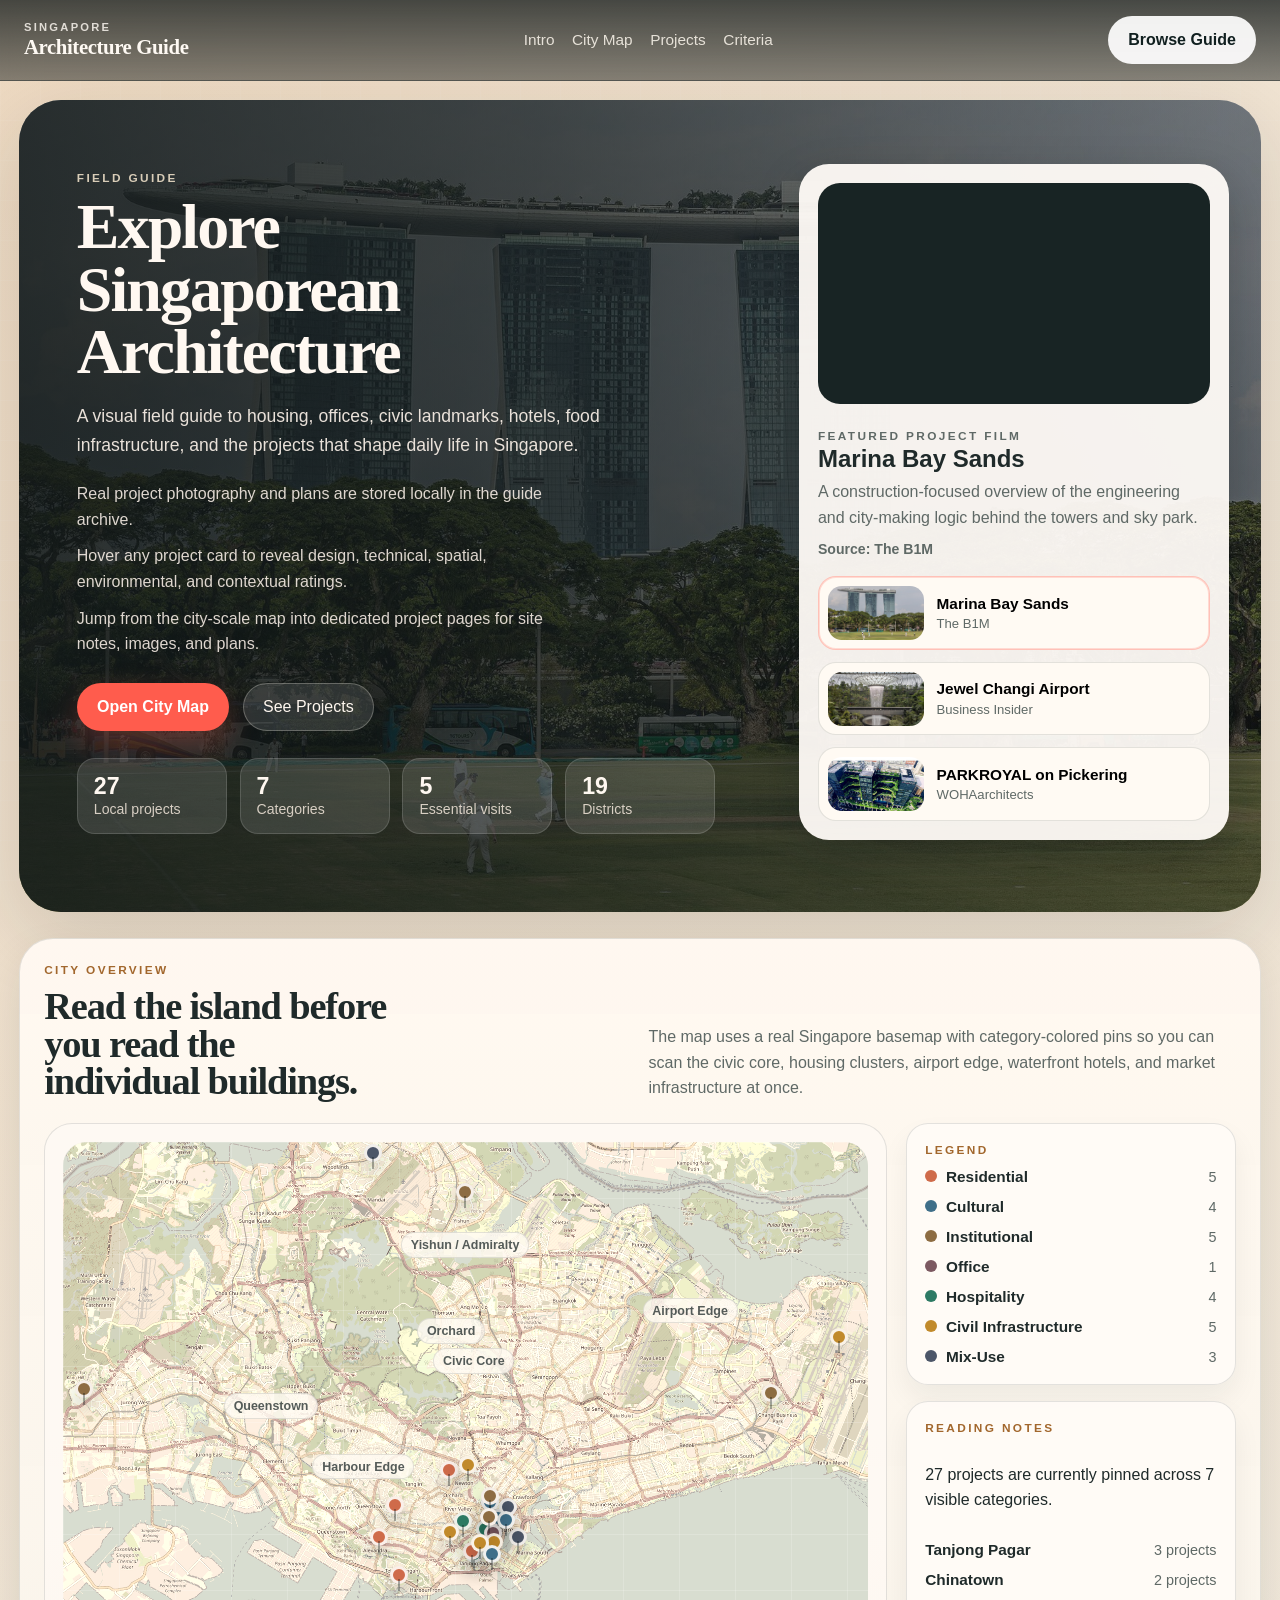
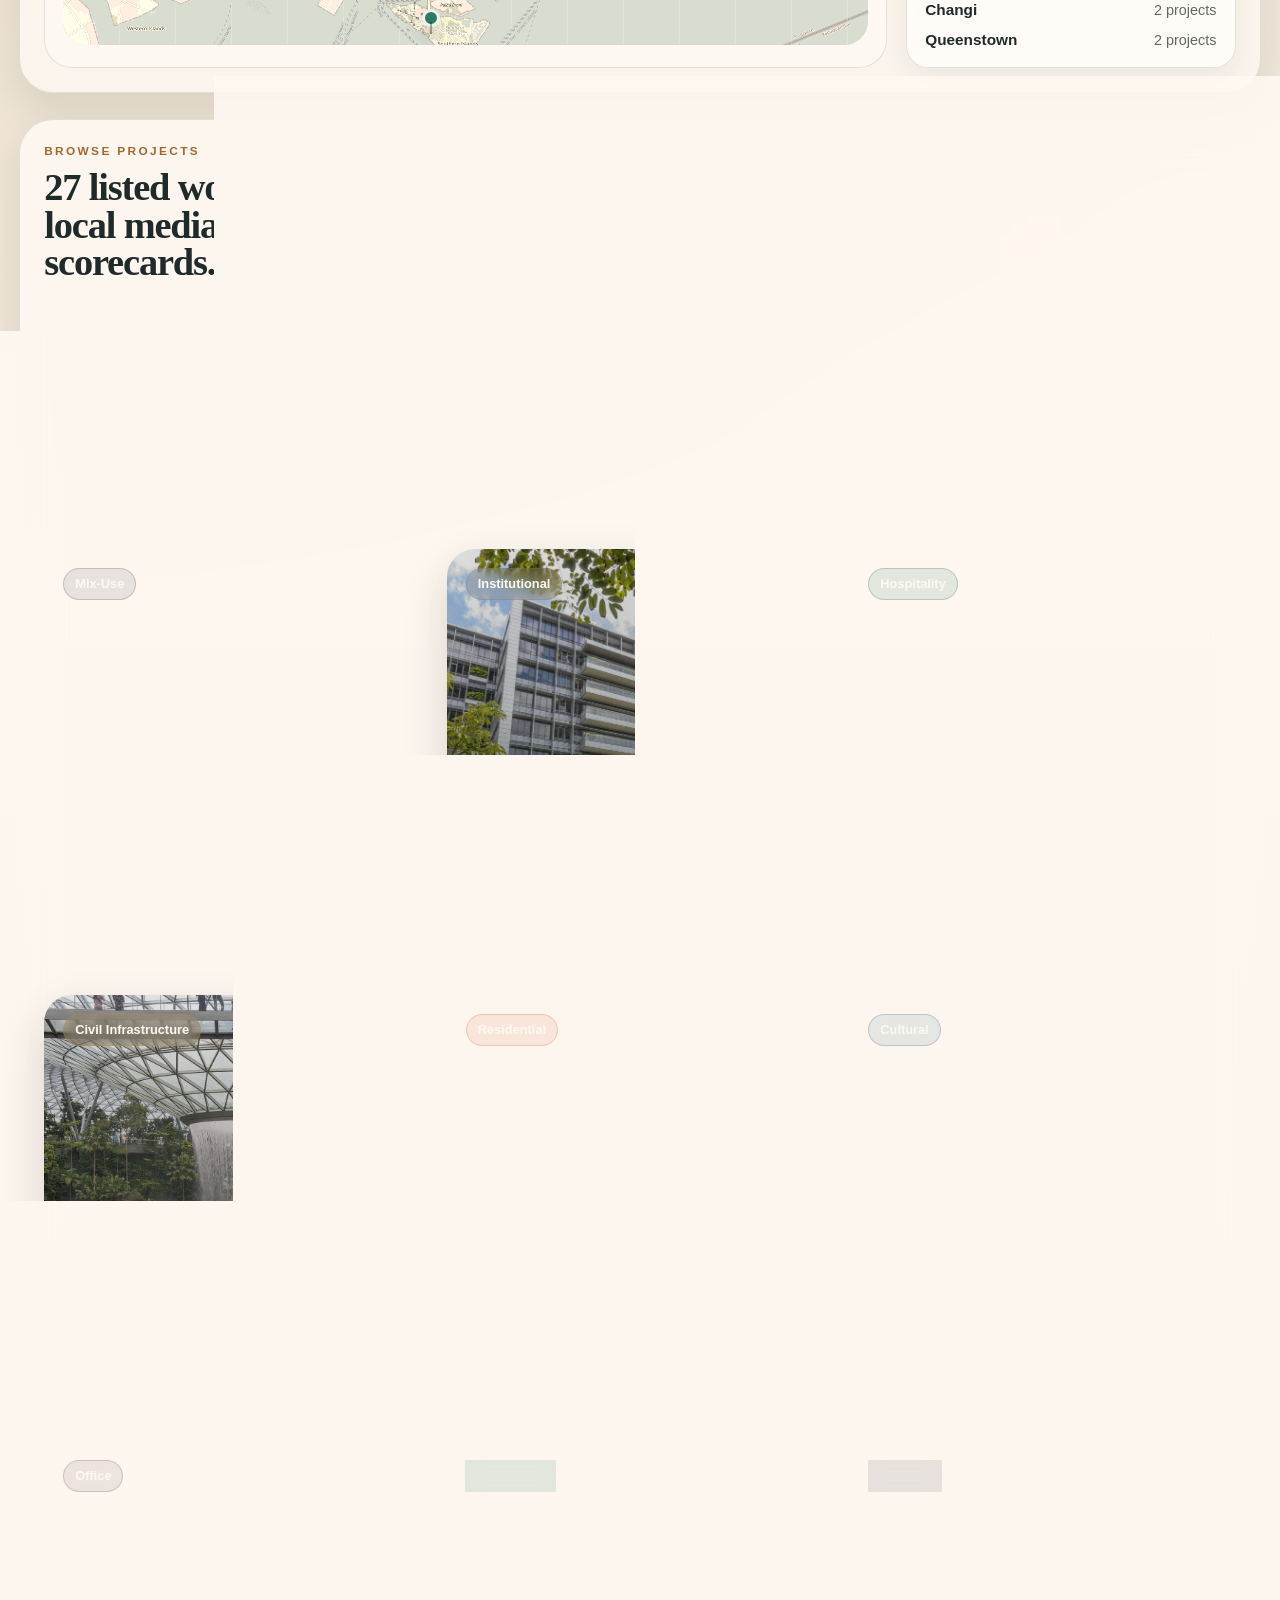
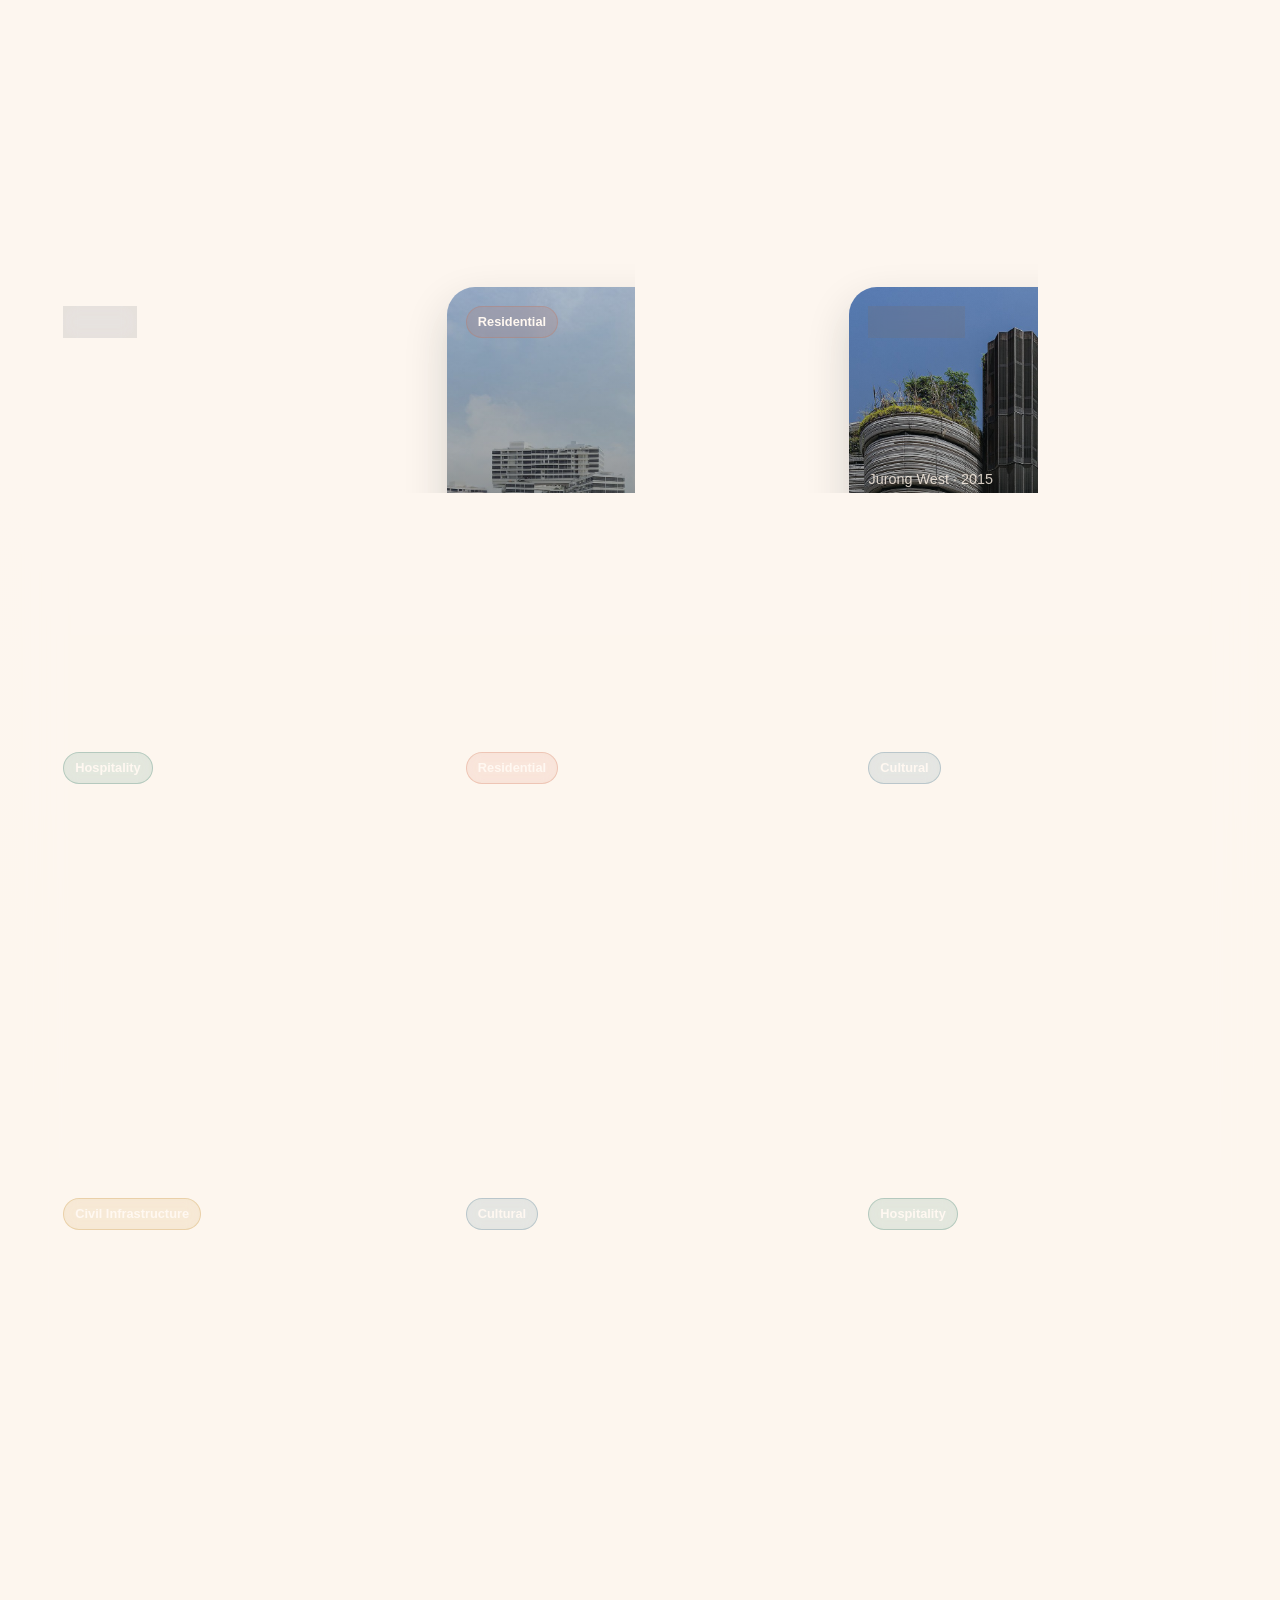
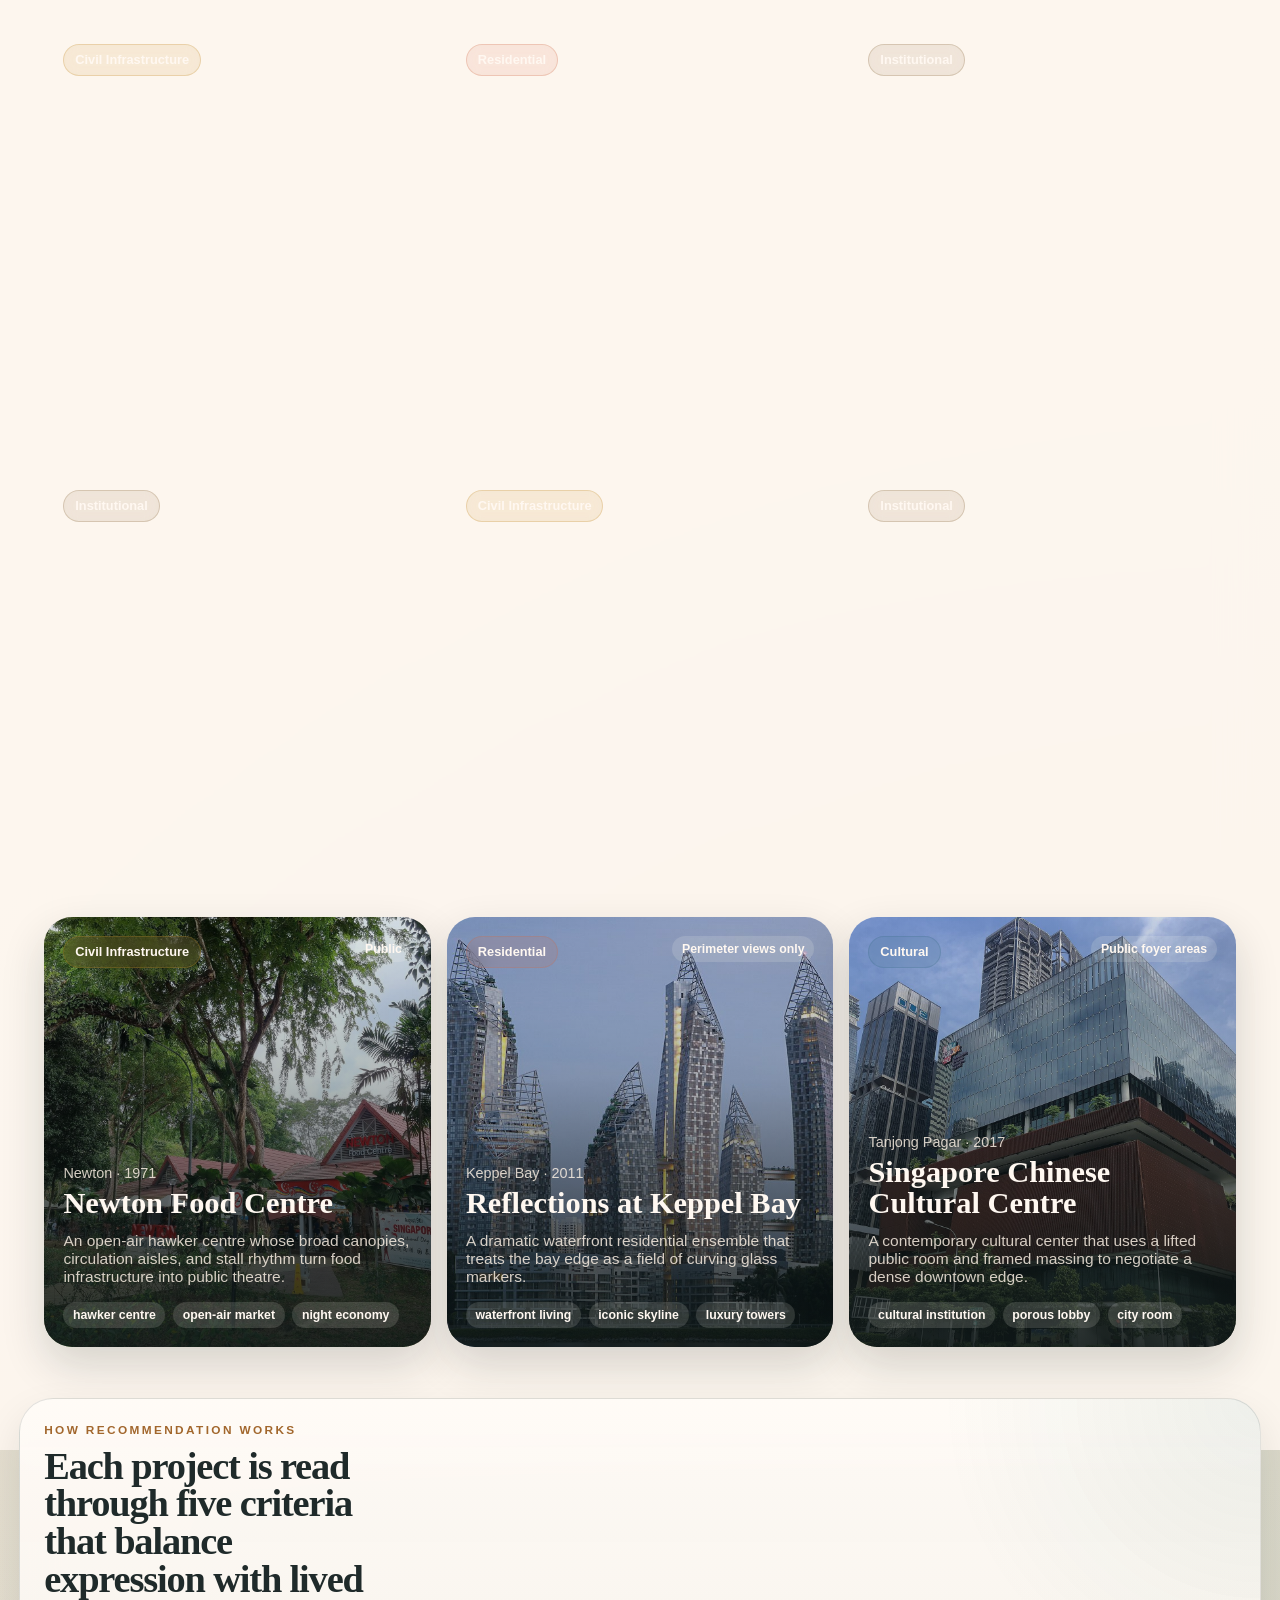
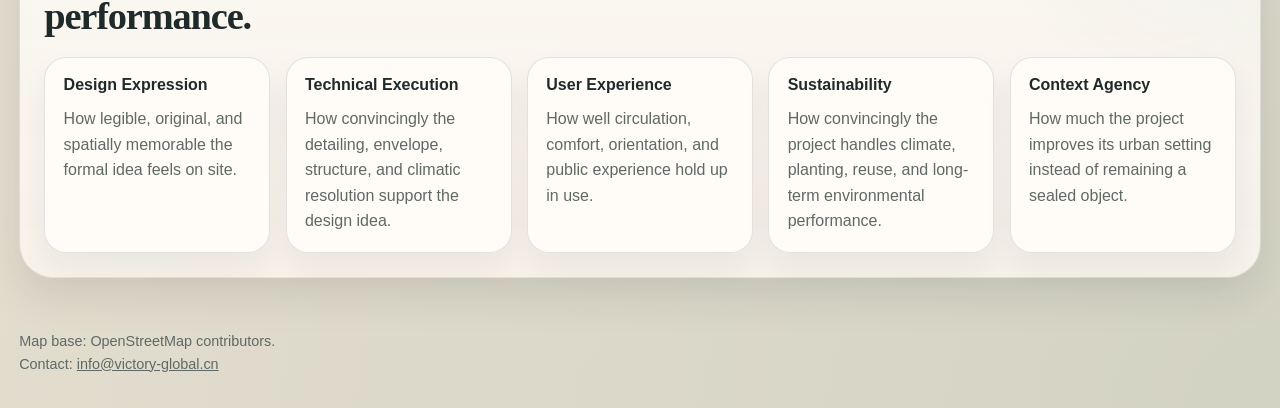
<file: index.html>
<!DOCTYPE html>
<html lang="en">
<head>
  <!-- Google tag (gtag.js) -->
  <script async src="https://www.googletagmanager.com/gtag/js?id=G-FM1MPVW0NM"></script>
  <script>
    window.dataLayer = window.dataLayer || [];
    function gtag(){dataLayer.push(arguments);}
    gtag('js', new Date());

    gtag('config', 'G-FM1MPVW0NM');
  </script>
  <meta charset="UTF-8">
  <meta name="viewport" content="width=device-width, initial-scale=1.0">
  <title>Explore Singaporean Architecture</title>
  <meta
    name="description"
    content="A media-rich architecture guide to Singapore with a real city map, local project photography, hover-reveal ratings, and dedicated project pages."
  >
  <link rel="stylesheet" href="guide.css">
</head>
<body class="site-body">
  <header class="site-header">
    <a class="brandmark" href="index.html" aria-label="Singapore Architecture Guide home">
      <span class="brandmark__eyebrow">Singapore</span>
      <span class="brandmark__title">Architecture Guide</span>
    </a>

    <nav class="site-nav" aria-label="Primary">
      <a href="#hero">Intro</a>
      <a href="#map">City Map</a>
      <a href="#projects">Projects</a>
      <a href="#criteria">Criteria</a>
    </nav>

    <a class="header-action" href="#projects">Browse Guide</a>
  </header>

  <main class="page-shell">
    <section class="hero-section" id="hero">
      <div class="hero-section__backdrop" id="heroBackdrop"></div>
      <div class="hero-section__scrim"></div>

      <div class="hero-grid">
        <div class="hero-copy">
          <p class="eyebrow eyebrow--light">Field Guide</p>
          <h1>Explore Singaporean Architecture</h1>
          <p class="hero-intro" id="heroSubtitle">
            A visual field guide to housing, offices, civic landmarks, hotels, food infrastructure, and the projects that shape daily life in Singapore.
          </p>

          <div class="hero-points">
            <p>Real project photography and plans are stored locally in the guide archive.</p>
            <p>Hover any project card to reveal design, technical, spatial, environmental, and contextual ratings.</p>
            <p>Jump from the city-scale map into dedicated project pages for site notes, images, and plans.</p>
          </div>

          <div class="hero-actions">
            <a class="button button--primary" href="#map">Open City Map</a>
            <a class="button button--ghost" href="#projects">See Projects</a>
          </div>

          <div class="hero-stats" id="heroStats" aria-label="Guide summary"></div>
        </div>

        <aside class="hero-video">
          <div class="hero-video__frame">
            <iframe
              id="heroVideoFrame"
              title="Featured architecture video"
              src=""
              loading="lazy"
              allow="accelerometer; autoplay; clipboard-write; encrypted-media; gyroscope; picture-in-picture; web-share"
              allowfullscreen
            ></iframe>
          </div>

          <div class="hero-video__meta">
            <p class="eyebrow">Featured Project Film</p>
            <h2 id="heroVideoTitle">Marina Bay Sands</h2>
            <p id="heroVideoDescription"></p>
            <p class="hero-video__source" id="heroVideoSource"></p>
          </div>

          <div class="hero-video__list" id="heroVideoList" aria-label="Video highlights"></div>
        </aside>
      </div>
    </section>

    <section class="section-shell section-shell--map" id="map">
      <div class="section-heading">
        <div>
          <p class="eyebrow">City Overview</p>
          <h2>Read the island before you read the individual buildings.</h2>
        </div>
        <p class="section-copy">
          The map uses a real Singapore basemap with category-colored pins so you can scan the civic core, housing clusters,
          airport edge, waterfront hotels, and market infrastructure at once.
        </p>
      </div>

      <div class="map-layout">
        <div class="map-card">
          <div class="map-surface">
            <img id="overviewMap" class="map-image" src="" alt="Singapore overview map with architecture pins">
            <div class="map-grid"></div>
            <div id="mapPins" class="map-pins" aria-label="Architecture map pins"></div>

            <div class="map-label map-label--core">Civic Core</div>
            <div class="map-label map-label--harbour">Harbour Edge</div>
            <div class="map-label map-label--queenstown">Queenstown</div>
            <div class="map-label map-label--orchard">Orchard</div>
            <div class="map-label map-label--north">Yishun / Admiralty</div>
            <div class="map-label map-label--airport">Airport Edge</div>
          </div>
        </div>

        <aside class="map-aside">
          <div class="map-aside__panel">
            <p class="eyebrow">Legend</p>
            <div id="mapLegend" class="map-legend"></div>
          </div>

          <div class="map-aside__panel">
            <p class="eyebrow">Reading Notes</p>
            <div id="mapSummary" class="map-summary"></div>
          </div>
        </aside>
      </div>
    </section>

    <section class="section-shell" id="projects">
      <div class="section-heading section-heading--stack">
        <div>
          <p class="eyebrow">Browse Projects</p>
          <h2><span id="resultsCount">0</span> listed works with local media and scorecards.</h2>
        </div>
        <p id="resultsSummary" class="section-copy">
          Showing all projects.
        </p>
      </div>

      <div class="controls-panel">
        <label class="input-field">
          <span>Search</span>
          <input id="searchInput" type="search" placeholder="Search by project, architect, district, or tag">
        </label>

        <label class="input-field">
          <span>Sort</span>
          <select id="sortSelect">
            <option value="recommendation">Recommendation</option>
            <option value="designExpression">Design expression</option>
            <option value="technicalExecution">Technical execution</option>
            <option value="userExperience">User experience</option>
            <option value="sustainability">Sustainability</option>
            <option value="contextAgency">Context agency</option>
            <option value="year">Year</option>
            <option value="name">Name</option>
          </select>
        </label>

        <label class="input-field">
          <span>District</span>
          <select id="districtSelect"></select>
        </label>

        <div class="category-filter-group">
          <span>Category</span>
          <div id="categoryFilters" class="chip-row" aria-label="Category filters"></div>
        </div>
      </div>

      <div id="projectGrid" class="project-grid" aria-live="polite"></div>
    </section>

    <section class="section-shell section-shell--criteria" id="criteria">
      <div class="section-heading section-heading--stack">
        <div>
          <p class="eyebrow">How Recommendation Works</p>
          <h2>Each project is read through five criteria that balance expression with lived performance.</h2>
        </div>
      </div>

      <div class="criteria-grid">
        <article class="criteria-card">
          <h3>Design Expression</h3>
          <p>How legible, original, and spatially memorable the formal idea feels on site.</p>
        </article>
        <article class="criteria-card">
          <h3>Technical Execution</h3>
          <p>How convincingly the detailing, envelope, structure, and climatic resolution support the design idea.</p>
        </article>
        <article class="criteria-card">
          <h3>User Experience</h3>
          <p>How well circulation, comfort, orientation, and public experience hold up in use.</p>
        </article>
        <article class="criteria-card">
          <h3>Sustainability</h3>
          <p>How convincingly the project handles climate, planting, reuse, and long-term environmental performance.</p>
        </article>
        <article class="criteria-card">
          <h3>Context Agency</h3>
          <p>How much the project improves its urban setting instead of remaining a sealed object.</p>
        </article>
      </div>
    </section>
  </main>

  <footer class="site-footer">
    <p id="attributionText">
      Map base: OpenStreetMap contributors.
    </p>
    <p>
      Contact: <a href="mailto:info@victory-global.cn">info@victory-global.cn</a>
    </p>
  </footer>

  <script src="data/app-data.js"></script>
  <script src="shared.js"></script>
  <script src="main.js"></script>
</body>
</html>
</file>
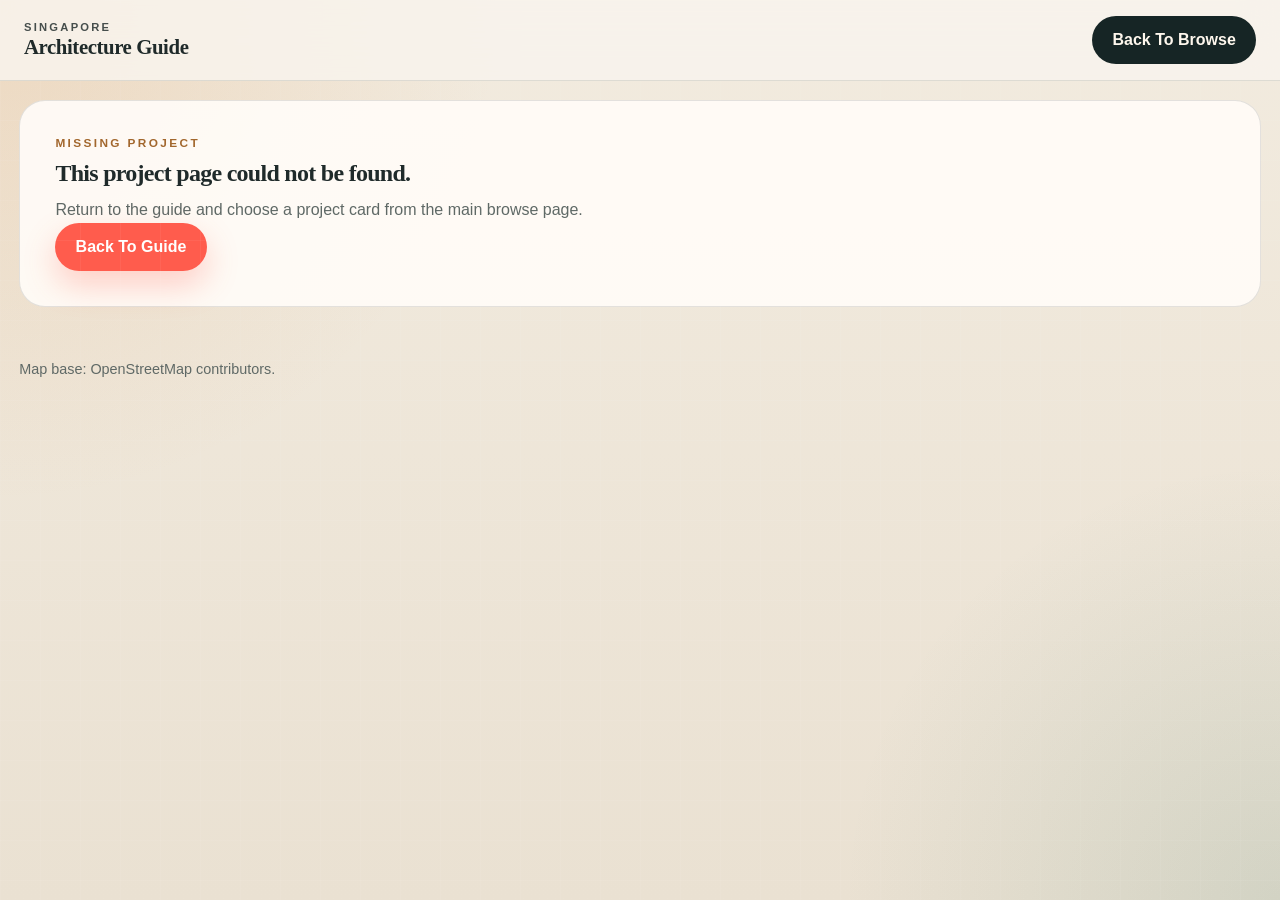
<file: project.html>
<!DOCTYPE html>
<html lang="en">
<head>
  <!-- Google tag (gtag.js) -->
  <script async src="https://www.googletagmanager.com/gtag/js?id=G-FM1MPVW0NM"></script>
  <script>
    window.dataLayer = window.dataLayer || [];
    function gtag(){dataLayer.push(arguments);}
    gtag('js', new Date());

    gtag('config', 'G-FM1MPVW0NM');
  </script>
  <meta charset="UTF-8">
  <meta name="viewport" content="width=device-width, initial-scale=1.0">
  <title>Project Detail | Explore Singaporean Architecture</title>
  <meta
    name="description"
    content="Detailed project page for the Singapore Architecture Guide, with real imagery, plans, ratings, and site notes."
  >
  <link rel="stylesheet" href="guide.css">
</head>
<body class="detail-body">
  <header class="detail-header">
    <a class="brandmark brandmark--dark" href="index.html" aria-label="Back to homepage">
      <span class="brandmark__eyebrow">Singapore</span>
      <span class="brandmark__title">Architecture Guide</span>
    </a>
    <a class="header-action header-action--dark" href="index.html#projects">Back To Browse</a>
  </header>

  <main id="projectRoot" class="project-root">
    <section class="detail-loading">
      <p class="eyebrow">Loading</p>
      <h1>Preparing project detail...</h1>
    </section>
  </main>

  <footer class="site-footer site-footer--detail">
    <p id="detailAttributionText">
      Map base: OpenStreetMap contributors.
    </p>
  </footer>

  <script src="data/app-data.js"></script>
  <script src="shared.js"></script>
  <script src="project.js"></script>
</body>
</html>
</file>
<file: guide.css>
:root {
  --page-bg: #efe6d8;
  --page-bg-soft: #f6f1e8;
  --panel: rgba(255, 249, 242, 0.88);
  --panel-strong: rgba(255, 251, 247, 0.94);
  --ink: #1f2a2a;
  --ink-soft: #5f6966;
  --line: rgba(31, 42, 42, 0.12);
  --line-strong: rgba(31, 42, 42, 0.22);
  --shadow: 0 24px 80px rgba(18, 26, 26, 0.14);
  --shadow-soft: 0 18px 40px rgba(18, 26, 26, 0.1);
  --radius-xl: 34px;
  --radius-lg: 28px;
  --radius-md: 20px;
  --radius-sm: 14px;
  --font-display: "Aptos Display", "Franklin Gothic Medium", "Segoe UI", sans-serif;
  --font-body: "Aptos", "Trebuchet MS", "Segoe UI", sans-serif;
  --font-serif: "Iowan Old Style", "Book Antiqua", "Palatino Linotype", serif;
}

* {
  box-sizing: border-box;
}

html {
  scroll-behavior: smooth;
}

body {
  margin: 0;
  min-height: 100vh;
  color: var(--ink);
  font-family: var(--font-body);
  background:
    radial-gradient(circle at top left, rgba(217, 143, 70, 0.2), transparent 32%),
    radial-gradient(circle at bottom right, rgba(42, 110, 95, 0.12), transparent 28%),
    linear-gradient(180deg, #f2ebdf 0%, #eae1d2 100%);
}

body::before {
  content: "";
  position: fixed;
  inset: 0;
  pointer-events: none;
  background-image:
    linear-gradient(rgba(255, 255, 255, 0.16) 1px, transparent 1px),
    linear-gradient(90deg, rgba(255, 255, 255, 0.16) 1px, transparent 1px);
  background-size: 40px 40px;
  opacity: 0.35;
}

img {
  max-width: 100%;
  display: block;
}

a {
  color: inherit;
}

button,
input,
select {
  font: inherit;
}

.site-body,
.detail-body {
  position: relative;
  z-index: 1;
}

.site-header,
.detail-header {
  position: sticky;
  top: 0;
  z-index: 50;
  display: flex;
  align-items: center;
  justify-content: space-between;
  gap: 1rem;
  padding: 1rem 1.5rem;
  backdrop-filter: blur(18px);
  border-bottom: 1px solid rgba(255, 255, 255, 0.08);
}

.site-header {
  background: linear-gradient(180deg, rgba(17, 24, 24, 0.76), rgba(17, 24, 24, 0.48));
  color: #fef9f3;
}

.detail-header {
  background: rgba(249, 244, 237, 0.86);
  border-bottom-color: var(--line);
}

.brandmark {
  display: inline-flex;
  flex-direction: column;
  gap: 0.12rem;
  text-decoration: none;
}

.brandmark__eyebrow {
  font-size: 0.7rem;
  font-weight: 700;
  letter-spacing: 0.2em;
  text-transform: uppercase;
  opacity: 0.82;
}

.brandmark__title {
  font-family: var(--font-serif);
  font-size: 1.3rem;
  font-weight: 700;
  letter-spacing: -0.02em;
}

.brandmark--dark .brandmark__eyebrow,
.brandmark--dark .brandmark__title {
  color: var(--ink);
}

.site-nav {
  display: flex;
  gap: 1.1rem;
  align-items: center;
}

.site-nav a {
  color: rgba(255, 249, 240, 0.84);
  text-decoration: none;
  font-size: 0.96rem;
}

.site-nav a:hover,
.site-nav a:focus-visible {
  color: #ffffff;
}

.header-action,
.button {
  display: inline-flex;
  align-items: center;
  justify-content: center;
  min-height: 48px;
  padding: 0.82rem 1.2rem;
  border-radius: 999px;
  border: 1px solid transparent;
  text-decoration: none;
  transition: transform 180ms ease, box-shadow 180ms ease, background 180ms ease, border-color 180ms ease;
}

.header-action {
  background: rgba(255, 255, 255, 0.92);
  color: #112020;
  font-weight: 700;
}

.header-action--dark {
  background: #162525;
  color: #fef7ed;
}

.header-action:hover,
.button:hover,
.project-card:hover,
.map-pin:hover,
.video-option:hover,
.related-card:hover {
  transform: translateY(-2px);
}

.page-shell,
.project-root {
  width: min(1500px, calc(100% - 2.4rem));
  margin: 0 auto;
  padding: 1.2rem 0 2.8rem;
}

.hero-section {
  position: relative;
  min-height: calc(100vh - 88px);
  padding: 2rem;
  border-radius: 42px;
  overflow: hidden;
  box-shadow: var(--shadow);
}

.hero-section__backdrop,
.hero-section__scrim {
  position: absolute;
  inset: 0;
}

.hero-section__backdrop {
  background:
    linear-gradient(120deg, rgba(24, 32, 32, 0.1), rgba(24, 32, 32, 0.08)),
    var(--hero-image, linear-gradient(120deg, #3f4b4b, #101818));
  background-size: cover;
  background-position: center;
  transform: scale(1.03);
}

.hero-section__scrim {
  background:
    linear-gradient(90deg, rgba(17, 24, 24, 0.82) 0%, rgba(17, 24, 24, 0.62) 42%, rgba(17, 24, 24, 0.2) 100%),
    linear-gradient(180deg, rgba(17, 24, 24, 0.24), rgba(17, 24, 24, 0.48));
}

.hero-grid {
  position: relative;
  z-index: 1;
  display: grid;
  grid-template-columns: minmax(0, 1.1fr) minmax(360px, 430px);
  gap: 1.8rem;
  align-items: center;
  min-height: calc(100vh - 160px);
}

.hero-copy {
  max-width: 720px;
  color: #fff8f1;
  padding: clamp(1.2rem, 2vw, 2.2rem);
}

.eyebrow {
  margin: 0 0 0.7rem;
  font-size: 0.74rem;
  font-weight: 800;
  letter-spacing: 0.2em;
  text-transform: uppercase;
  color: #a2672d;
}

.eyebrow--light {
  color: rgba(255, 239, 214, 0.82);
}

.hero-copy h1,
.section-heading h2,
.detail-loading h1,
.project-hero h1,
.detail-card h2,
.detail-panel h2 {
  margin: 0;
  font-family: var(--font-serif);
  font-weight: 700;
  line-height: 0.98;
  letter-spacing: -0.03em;
}

.hero-copy h1 {
  font-size: clamp(3rem, 5vw, 5.7rem);
  max-width: 10ch;
}

.hero-intro,
.hero-points p,
.section-copy,
.map-summary p,
.criteria-card p,
.site-footer p,
.detail-copy,
.detail-card p,
.detail-card li,
.hero-video__meta p {
  line-height: 1.6;
}

.hero-intro {
  max-width: 62ch;
  margin: 1.15rem 0 0;
  font-size: 1.1rem;
  color: rgba(255, 245, 236, 0.9);
}

.hero-points {
  display: grid;
  gap: 0.7rem;
  margin-top: 1.4rem;
}

.hero-points p {
  margin: 0;
  max-width: 54ch;
  color: rgba(255, 245, 236, 0.86);
}

.hero-actions {
  display: flex;
  flex-wrap: wrap;
  gap: 0.85rem;
  margin-top: 1.6rem;
}

.button--primary {
  background: #ff5c4d;
  color: white;
  font-weight: 800;
  box-shadow: 0 14px 32px rgba(255, 92, 77, 0.28);
}

.button--ghost {
  border-color: rgba(255, 249, 240, 0.26);
  background: rgba(255, 255, 255, 0.12);
  color: #fff7ef;
}

.hero-stats {
  display: flex;
  flex-wrap: wrap;
  gap: 0.8rem;
  margin-top: 1.7rem;
}

.hero-stat {
  min-width: 150px;
  padding: 0.95rem 1rem;
  border-radius: 18px;
  background: rgba(255, 255, 255, 0.12);
  border: 1px solid rgba(255, 255, 255, 0.14);
}

.hero-stat strong {
  display: block;
  font-size: 1.45rem;
  line-height: 1.1;
}

.hero-stat span {
  font-size: 0.88rem;
  color: rgba(255, 243, 230, 0.8);
}

.hero-video {
  display: grid;
  gap: 1rem;
  padding: 1.2rem;
  border-radius: 30px;
  background: rgba(255, 251, 247, 0.95);
  box-shadow: 0 18px 44px rgba(11, 18, 18, 0.25);
}

.hero-video__frame {
  overflow: hidden;
  border-radius: 22px;
  aspect-ratio: 16 / 9;
  background: #182424;
}

.hero-video__frame iframe {
  width: 100%;
  height: 100%;
  border: 0;
}

.hero-video__meta h2 {
  margin: 0;
  font-size: 1.5rem;
  line-height: 1.1;
}

.hero-video__meta p {
  margin: 0.45rem 0 0;
  color: var(--ink-soft);
}

.hero-video__source {
  font-size: 0.88rem;
  font-weight: 700;
  color: #8d5130;
}

.hero-video__list {
  display: grid;
  gap: 0.75rem;
}

.video-option {
  display: grid;
  grid-template-columns: 96px minmax(0, 1fr);
  gap: 0.8rem;
  align-items: center;
  width: 100%;
  padding: 0.55rem;
  border-radius: 18px;
  border: 1px solid var(--line);
  background: #fffaf3;
  text-align: left;
  cursor: pointer;
}

.video-option.is-active {
  border-color: rgba(255, 92, 77, 0.36);
  box-shadow: inset 0 0 0 1px rgba(255, 92, 77, 0.2);
}

.video-option__thumb {
  width: 100%;
  aspect-ratio: 16 / 9;
  border-radius: 14px;
  background-image: var(--thumb-image);
  background-size: cover;
  background-position: center;
}

.video-option__copy strong {
  display: block;
  font-size: 0.96rem;
}

.video-option__copy span {
  display: block;
  margin-top: 0.22rem;
  font-size: 0.82rem;
  color: var(--ink-soft);
}

.section-shell {
  margin-top: 1.6rem;
  padding: 1.5rem;
  border-radius: 34px;
  background: var(--panel);
  border: 1px solid var(--line);
  box-shadow: var(--shadow-soft);
  backdrop-filter: blur(20px);
}

.section-shell--map {
  background:
    linear-gradient(180deg, rgba(255, 248, 240, 0.92), rgba(250, 244, 235, 0.9)),
    var(--panel);
}

.section-shell--criteria {
  background:
    radial-gradient(circle at top right, rgba(42, 110, 95, 0.08), transparent 24%),
    linear-gradient(180deg, rgba(255, 251, 247, 0.94), rgba(248, 243, 236, 0.92));
}

.section-heading {
  display: flex;
  justify-content: space-between;
  gap: 1.4rem;
  align-items: end;
}

.section-heading--stack {
  align-items: start;
}

.section-heading h2 {
  font-size: clamp(2rem, 3vw, 3.3rem);
  max-width: 18ch;
}

.section-copy {
  margin: 0;
  max-width: 66ch;
  color: var(--ink-soft);
}

.map-layout {
  display: grid;
  grid-template-columns: minmax(0, 1fr) 330px;
  gap: 1.2rem;
  margin-top: 1.4rem;
}

.map-card {
  padding: 1.1rem;
  border-radius: 28px;
  background: rgba(255, 250, 245, 0.78);
  border: 1px solid var(--line);
}

.map-surface {
  position: relative;
  overflow: hidden;
  border-radius: 24px;
  aspect-ratio: 16 / 10;
  background:
    linear-gradient(180deg, rgba(255, 245, 232, 0.18), rgba(18, 30, 30, 0.02)),
    #f2eadf;
}

.map-image {
  width: 100%;
  height: 100%;
  object-fit: cover;
  filter: saturate(0.82) sepia(0.28) contrast(0.98) brightness(1.02);
  transform: scale(1.01);
}

.map-grid,
.map-pins {
  position: absolute;
  inset: 0;
}

.map-grid {
  background-image:
    linear-gradient(rgba(255, 255, 255, 0.18) 1px, transparent 1px),
    linear-gradient(90deg, rgba(255, 255, 255, 0.18) 1px, transparent 1px);
  background-size: 56px 56px;
  mix-blend-mode: screen;
}

.map-pin {
  position: absolute;
  left: var(--x);
  top: var(--y);
  transform: translate(-50%, -100%);
  text-decoration: none;
}

.map-pin__dot {
  position: relative;
  display: block;
  width: 18px;
  height: 18px;
  border-radius: 999px;
  background: var(--pin-color, #b9492b);
  border: 3px solid rgba(255, 251, 247, 0.92);
  box-shadow: 0 10px 18px rgba(17, 24, 24, 0.24);
}

.map-pin__dot::after {
  content: "";
  position: absolute;
  left: 50%;
  bottom: -10px;
  width: 2px;
  height: 12px;
  transform: translateX(-50%);
  background: rgba(17, 24, 24, 0.34);
}

.map-pin__label {
  position: absolute;
  left: 50%;
  bottom: calc(100% + 10px);
  transform: translate(-50%, 8px);
  padding: 0.45rem 0.7rem;
  border-radius: 999px;
  background: rgba(24, 33, 33, 0.9);
  color: #fff7ef;
  font-size: 0.78rem;
  white-space: nowrap;
  opacity: 0;
  pointer-events: none;
  transition: opacity 180ms ease, transform 180ms ease;
}

.map-pin:hover .map-pin__label,
.map-pin:focus-visible .map-pin__label {
  opacity: 1;
  transform: translate(-50%, 0);
}

.map-label {
  position: absolute;
  padding: 0.3rem 0.55rem;
  border-radius: 999px;
  background: rgba(255, 250, 242, 0.82);
  border: 1px solid rgba(31, 42, 42, 0.12);
  font-size: 0.78rem;
  font-weight: 700;
  color: rgba(31, 42, 42, 0.76);
}

.map-label--core {
  left: 46%;
  top: 41%;
}

.map-label--harbour {
  left: 31%;
  top: 62%;
}

.map-label--queenstown {
  left: 20%;
  top: 50%;
}

.map-label--orchard {
  left: 44%;
  top: 35%;
}

.map-label--north {
  left: 42%;
  top: 18%;
}

.map-label--airport {
  left: 72%;
  top: 31%;
}

.map-aside {
  display: grid;
  gap: 1rem;
}

.map-aside__panel,
.criteria-card,
.detail-card,
.detail-panel {
  padding: 1.15rem;
  border-radius: 22px;
  background: var(--panel-strong);
  border: 1px solid var(--line);
  box-shadow: 0 14px 28px rgba(18, 26, 26, 0.06);
}

.map-legend,
.map-summary {
  display: grid;
  gap: 0.75rem;
}

.legend-row,
.summary-row {
  display: flex;
  justify-content: space-between;
  gap: 1rem;
  align-items: center;
}

.legend-row strong,
.summary-row strong {
  font-size: 0.96rem;
}

.legend-row span,
.summary-row span {
  color: var(--ink-soft);
  font-size: 0.9rem;
}

.legend-swatch {
  display: inline-block;
  width: 12px;
  height: 12px;
  margin-right: 0.55rem;
  border-radius: 999px;
  background: var(--swatch);
}

.controls-panel {
  display: grid;
  grid-template-columns: minmax(200px, 1.4fr) minmax(180px, 0.65fr) minmax(180px, 0.7fr) minmax(280px, 1fr);
  gap: 0.9rem;
  align-items: end;
  margin-top: 1.3rem;
}

.input-field,
.category-filter-group {
  display: grid;
  gap: 0.45rem;
}

.input-field span,
.category-filter-group > span,
.score-row__label,
.metadata-list dt,
.detail-figure figcaption span {
  font-size: 0.76rem;
  font-weight: 800;
  letter-spacing: 0.15em;
  text-transform: uppercase;
  color: var(--ink-soft);
}

.input-field input,
.input-field select {
  width: 100%;
  min-height: 54px;
  padding: 0.9rem 1rem;
  border-radius: 16px;
  border: 1px solid var(--line);
  background: rgba(255, 252, 248, 0.92);
  color: var(--ink);
}

.chip-row {
  display: flex;
  flex-wrap: wrap;
  gap: 0.6rem;
}

.filter-chip {
  padding: 0.72rem 0.95rem;
  border-radius: 999px;
  border: 1px solid var(--line);
  background: rgba(255, 252, 248, 0.9);
  color: var(--ink);
  cursor: pointer;
}

.filter-chip.is-active {
  color: #fff9f3;
  background: #1c2b2b;
  border-color: #1c2b2b;
}

.project-grid {
  display: grid;
  grid-template-columns: repeat(3, minmax(0, 1fr));
  gap: 1rem;
  margin-top: 1.5rem;
}

.project-card {
  position: relative;
  display: grid;
  min-height: 430px;
  padding: 1.2rem;
  border-radius: 28px;
  overflow: hidden;
  color: #fff8f1;
  text-decoration: none;
  isolation: isolate;
  box-shadow: 0 18px 44px rgba(14, 22, 22, 0.16);
}

.project-card::before,
.project-card::after {
  content: "";
  position: absolute;
  inset: 0;
}

.project-card::before {
  z-index: -2;
  background-image: var(--card-image);
  background-size: cover;
  background-position: center;
  transform: scale(1.03);
}

.project-card::after {
  z-index: -1;
  background:
    linear-gradient(180deg, rgba(13, 22, 22, 0.12) 0%, rgba(13, 22, 22, 0.3) 38%, rgba(13, 22, 22, 0.88) 100%);
}

.project-card__always {
  display: flex;
  flex-direction: column;
  justify-content: space-between;
  gap: 1.3rem;
  transition: opacity 180ms ease;
}

.project-card__topline {
  display: flex;
  justify-content: space-between;
  gap: 1rem;
  align-items: start;
}

.category-pill {
  display: inline-flex;
  align-items: center;
  padding: 0.46rem 0.68rem;
  border-radius: 999px;
  background: rgba(255, 250, 242, 0.18);
  border: 1px solid rgba(255, 250, 242, 0.18);
  backdrop-filter: blur(8px);
  font-size: 0.8rem;
  font-weight: 700;
}

.project-card__meta,
.project-card__blurb,
.related-card__meta,
.project-hero__meta,
.metadata-list dd {
  color: rgba(255, 244, 232, 0.82);
}

.project-card__meta {
  margin: 0;
  font-size: 0.9rem;
}

.project-card h3,
.related-card h3 {
  margin: 0.45rem 0 0;
  font-family: var(--font-serif);
  font-size: 1.9rem;
  line-height: 1.02;
}

.project-card__blurb {
  margin: 0.8rem 0 0;
  font-size: 0.97rem;
}

.tag-row {
  display: flex;
  flex-wrap: wrap;
  gap: 0.48rem;
  margin-top: 1rem;
}

.tag-row span,
.project-level {
  display: inline-flex;
  align-items: center;
  padding: 0.36rem 0.6rem;
  border-radius: 999px;
  background: rgba(255, 250, 242, 0.14);
  font-size: 0.77rem;
  font-weight: 700;
}

.project-card__hover {
  position: absolute;
  inset: auto 0 0 0;
  padding: 1.1rem 1.2rem 1.2rem;
  background:
    linear-gradient(180deg, rgba(10, 16, 16, 0) 0%, rgba(10, 16, 16, 0.94) 24%, rgba(10, 16, 16, 0.97) 100%);
  opacity: 0;
  transform: translateY(16px);
  transition: opacity 180ms ease, transform 180ms ease;
}

.project-card:hover .project-card__hover,
.project-card:focus-visible .project-card__hover {
  opacity: 1;
  transform: translateY(0);
}

.project-card:hover .project-card__always,
.project-card:focus-visible .project-card__always {
  opacity: 0.28;
}

.score-row {
  display: grid;
  grid-template-columns: minmax(0, 1fr) auto;
  gap: 0.45rem 0.75rem;
  align-items: center;
}

.score-row + .score-row {
  margin-top: 0.7rem;
}

.score-row__bar {
  grid-column: 1 / -1;
  height: 7px;
  border-radius: 999px;
  background: rgba(255, 248, 236, 0.18);
  overflow: hidden;
}

.score-row__fill {
  display: block;
  height: 100%;
  width: var(--width);
  border-radius: 999px;
  background: linear-gradient(90deg, rgba(255, 109, 92, 0.9), rgba(255, 214, 118, 0.94));
}

.score-row__value {
  font-size: 0.94rem;
  font-weight: 700;
}

.empty-state,
.detail-loading {
  padding: 2.2rem;
  border-radius: 26px;
  background: var(--panel-strong);
  border: 1px solid var(--line);
}

.criteria-grid {
  display: grid;
  grid-template-columns: repeat(5, minmax(0, 1fr));
  gap: 0.95rem;
  margin-top: 1.3rem;
}

.criteria-card h3 {
  margin: 0;
  font-size: 1rem;
}

.detail-card h2,
.detail-panel h2 {
  font-size: 1.45rem;
  line-height: 1.08;
}

.criteria-card p,
.detail-card p {
  margin: 0.75rem 0 0;
  color: var(--ink-soft);
}

.site-footer {
  width: min(1500px, calc(100% - 2.4rem));
  margin: 0 auto 2rem;
  padding: 0.4rem 0 0;
}

.site-footer p {
  margin: 0;
  font-size: 0.9rem;
  color: var(--ink-soft);
}

.site-footer--detail {
  padding-bottom: 1rem;
}

.project-hero {
  position: relative;
  min-height: 60vh;
  padding: 2rem;
  border-radius: 36px;
  overflow: hidden;
  box-shadow: var(--shadow);
}

.project-hero::before,
.project-hero::after {
  content: "";
  position: absolute;
  inset: 0;
}

.project-hero::before {
  background-image: var(--detail-image);
  background-size: cover;
  background-position: center;
  transform: scale(1.03);
}

.project-hero::after {
  background:
    linear-gradient(180deg, rgba(10, 16, 16, 0.22) 0%, rgba(10, 16, 16, 0.36) 36%, rgba(10, 16, 16, 0.86) 100%);
}

.project-hero__content {
  position: relative;
  z-index: 1;
  display: grid;
  gap: 1rem;
  max-width: 860px;
  padding-top: 1.2rem;
  color: #fff8f1;
}

.back-link {
  display: inline-flex;
  align-items: center;
  gap: 0.4rem;
  width: fit-content;
  padding: 0.5rem 0.8rem;
  border-radius: 999px;
  background: rgba(255, 250, 242, 0.14);
  border: 1px solid rgba(255, 250, 242, 0.14);
  color: #fff7ef;
  text-decoration: none;
  font-weight: 700;
}

.project-hero h1 {
  font-size: clamp(2.8rem, 5vw, 5rem);
  max-width: 11ch;
}

.project-hero__lede {
  margin: 0;
  max-width: 62ch;
  font-size: 1.08rem;
  color: rgba(255, 242, 229, 0.9);
}

.project-hero__meta {
  display: flex;
  flex-wrap: wrap;
  gap: 0.65rem;
}

.project-hero__meta span {
  padding: 0.52rem 0.72rem;
  border-radius: 999px;
  background: rgba(255, 250, 242, 0.14);
  border: 1px solid rgba(255, 250, 242, 0.12);
}

.detail-layout {
  display: grid;
  grid-template-columns: minmax(0, 1.15fr) 360px;
  gap: 1.2rem;
  margin-top: 1.5rem;
}

.detail-main {
  display: grid;
  gap: 1rem;
}

.detail-panel {
  position: sticky;
  top: 90px;
  display: grid;
  gap: 1rem;
  align-self: start;
}

.detail-copy {
  margin: 0.75rem 0 0;
  color: var(--ink-soft);
}

.detail-gallery {
  display: grid;
  grid-template-columns: repeat(2, minmax(0, 1fr));
  gap: 1rem;
}

.detail-figure {
  margin: 0;
  overflow: hidden;
  border-radius: 22px;
  background: var(--panel-strong);
  border: 1px solid var(--line);
}

.detail-figure--wide {
  grid-column: 1 / -1;
}

.detail-figure img {
  width: 100%;
  aspect-ratio: 16 / 10;
  object-fit: cover;
}

.detail-figure--plan img {
  background: #f2ebde;
  object-fit: contain;
  padding: 1rem;
  box-sizing: border-box;
}

.detail-figure figcaption {
  padding: 0.9rem 1rem 1rem;
}

.detail-figure figcaption strong {
  display: block;
  margin-top: 0.3rem;
  font-size: 1rem;
}

.detail-figure figcaption p {
  margin: 0.45rem 0 0;
  color: var(--ink-soft);
}

.detail-list {
  margin: 0.8rem 0 0;
  padding-left: 1.1rem;
  color: var(--ink);
}

.detail-list li + li {
  margin-top: 0.55rem;
}

.metadata-list {
  display: grid;
  grid-template-columns: auto 1fr;
  gap: 0.7rem 1rem;
  margin: 0;
}

.metadata-list dd {
  margin: 0;
  color: var(--ink);
}

.mini-map {
  position: relative;
  overflow: hidden;
  border-radius: 18px;
  aspect-ratio: 5 / 4;
  margin-top: 0.8rem;
}

.mini-map img {
  width: 100%;
  height: 100%;
  object-fit: cover;
  filter: saturate(0.8) sepia(0.22);
}

.mini-map__pin {
  position: absolute;
  left: var(--x);
  top: var(--y);
  width: 18px;
  height: 18px;
  border-radius: 999px;
  transform: translate(-50%, -100%);
  background: var(--pin-color);
  border: 3px solid rgba(255, 251, 247, 0.96);
  box-shadow: 0 10px 18px rgba(17, 24, 24, 0.22);
}

.detail-video iframe {
  width: 100%;
  aspect-ratio: 16 / 9;
  border: 0;
  border-radius: 20px;
}

.related-grid {
  display: grid;
  grid-template-columns: repeat(3, minmax(0, 1fr));
  gap: 0.9rem;
}

.related-card {
  position: relative;
  display: grid;
  min-height: 280px;
  padding: 1rem;
  border-radius: 22px;
  overflow: hidden;
  color: #fff7ef;
  text-decoration: none;
}

.related-card::before,
.related-card::after {
  content: "";
  position: absolute;
  inset: 0;
}

.related-card::before {
  z-index: -2;
  background-image: var(--card-image);
  background-size: cover;
  background-position: center;
}

.related-card::after {
  z-index: -1;
  background: linear-gradient(180deg, rgba(12, 18, 18, 0.18) 0%, rgba(12, 18, 18, 0.85) 100%);
}

.related-card__meta {
  align-self: end;
}

.source-links {
  display: grid;
  gap: 0.55rem;
  margin-top: 0.85rem;
}

.source-links a {
  color: #8d5130;
  text-decoration: none;
  font-size: 0.92rem;
}

.source-links a:hover {
  text-decoration: underline;
}

.visually-hidden {
  position: absolute;
  width: 1px;
  height: 1px;
  padding: 0;
  margin: -1px;
  overflow: hidden;
  clip: rect(0, 0, 0, 0);
  border: 0;
}

@media (max-width: 1200px) {
  .project-grid,
  .criteria-grid {
    grid-template-columns: repeat(2, minmax(0, 1fr));
  }

  .detail-layout {
    grid-template-columns: 1fr;
  }

  .detail-panel {
    position: static;
  }
}

@media (max-width: 980px) {
  .site-nav {
    display: none;
  }

  .hero-grid,
  .map-layout,
  .controls-panel,
  .detail-gallery,
  .related-grid {
    grid-template-columns: 1fr;
  }

  .hero-section {
    min-height: auto;
  }

  .hero-grid {
    min-height: auto;
  }

  .section-heading {
    flex-direction: column;
    align-items: start;
  }

  .section-heading h2 {
    max-width: none;
  }
}

@media (max-width: 760px) {
  .site-header,
  .detail-header {
    padding: 0.9rem 1rem;
  }

  .page-shell,
  .project-root,
  .site-footer {
    width: min(100% - 1rem, 1500px);
  }

  .hero-section,
  .section-shell,
  .project-hero {
    padding: 1rem;
    border-radius: 24px;
  }

  .project-grid,
  .criteria-grid {
    grid-template-columns: 1fr;
  }

  .project-card {
    min-height: 360px;
  }

  .project-card__hover {
    display: none;
  }

  .project-card:hover .project-card__always,
  .project-card:focus-visible .project-card__always {
    opacity: 1;
  }

  .hero-copy h1,
  .project-hero h1 {
    max-width: none;
  }

  .map-label {
    font-size: 0.68rem;
  }
}
</file>
